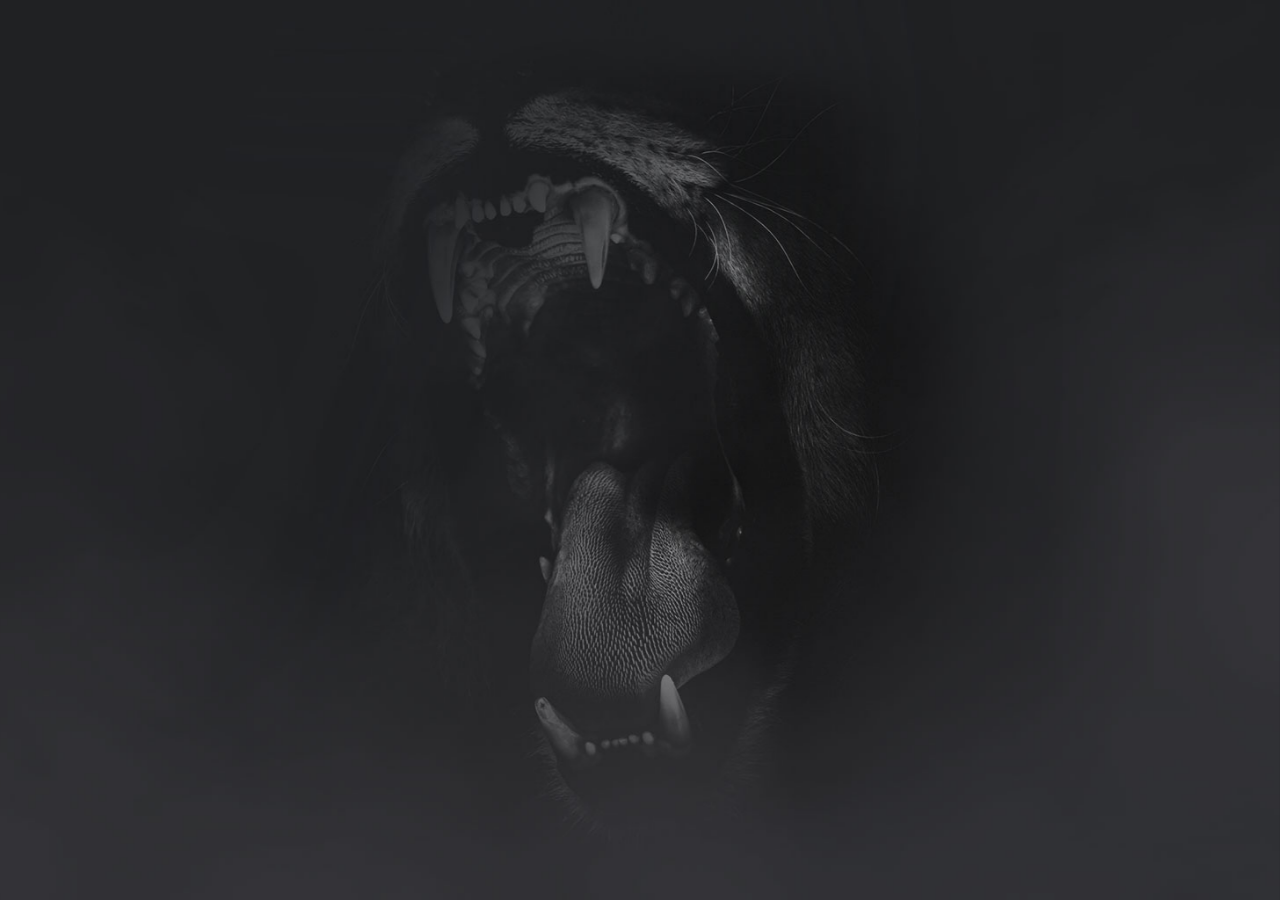
<file: index.html>
<!DOCTYPE html>
<html lang="ru">

<head>
  <meta charset="utf-8">
  <meta name="viewport" content="width=device-width, initial-scale=1.0, shrink-to-fit=no">
  <title>Lion Bank welcomepage</title>
  <link rel="stylesheet" href="./css/main.css">

</head>

<body>
  <div class="welcomepage">
    <div class="welcome__container">
      <div class="hello">
        <img class="hello-logo__pic" src="./img/img1.png" alt="Lion bank logo">
        <a class="button button_type_primary" href="mainpage.html">Подробнее</a>
      </div>
    </div>
  </div>
</body>

</html>
</file>
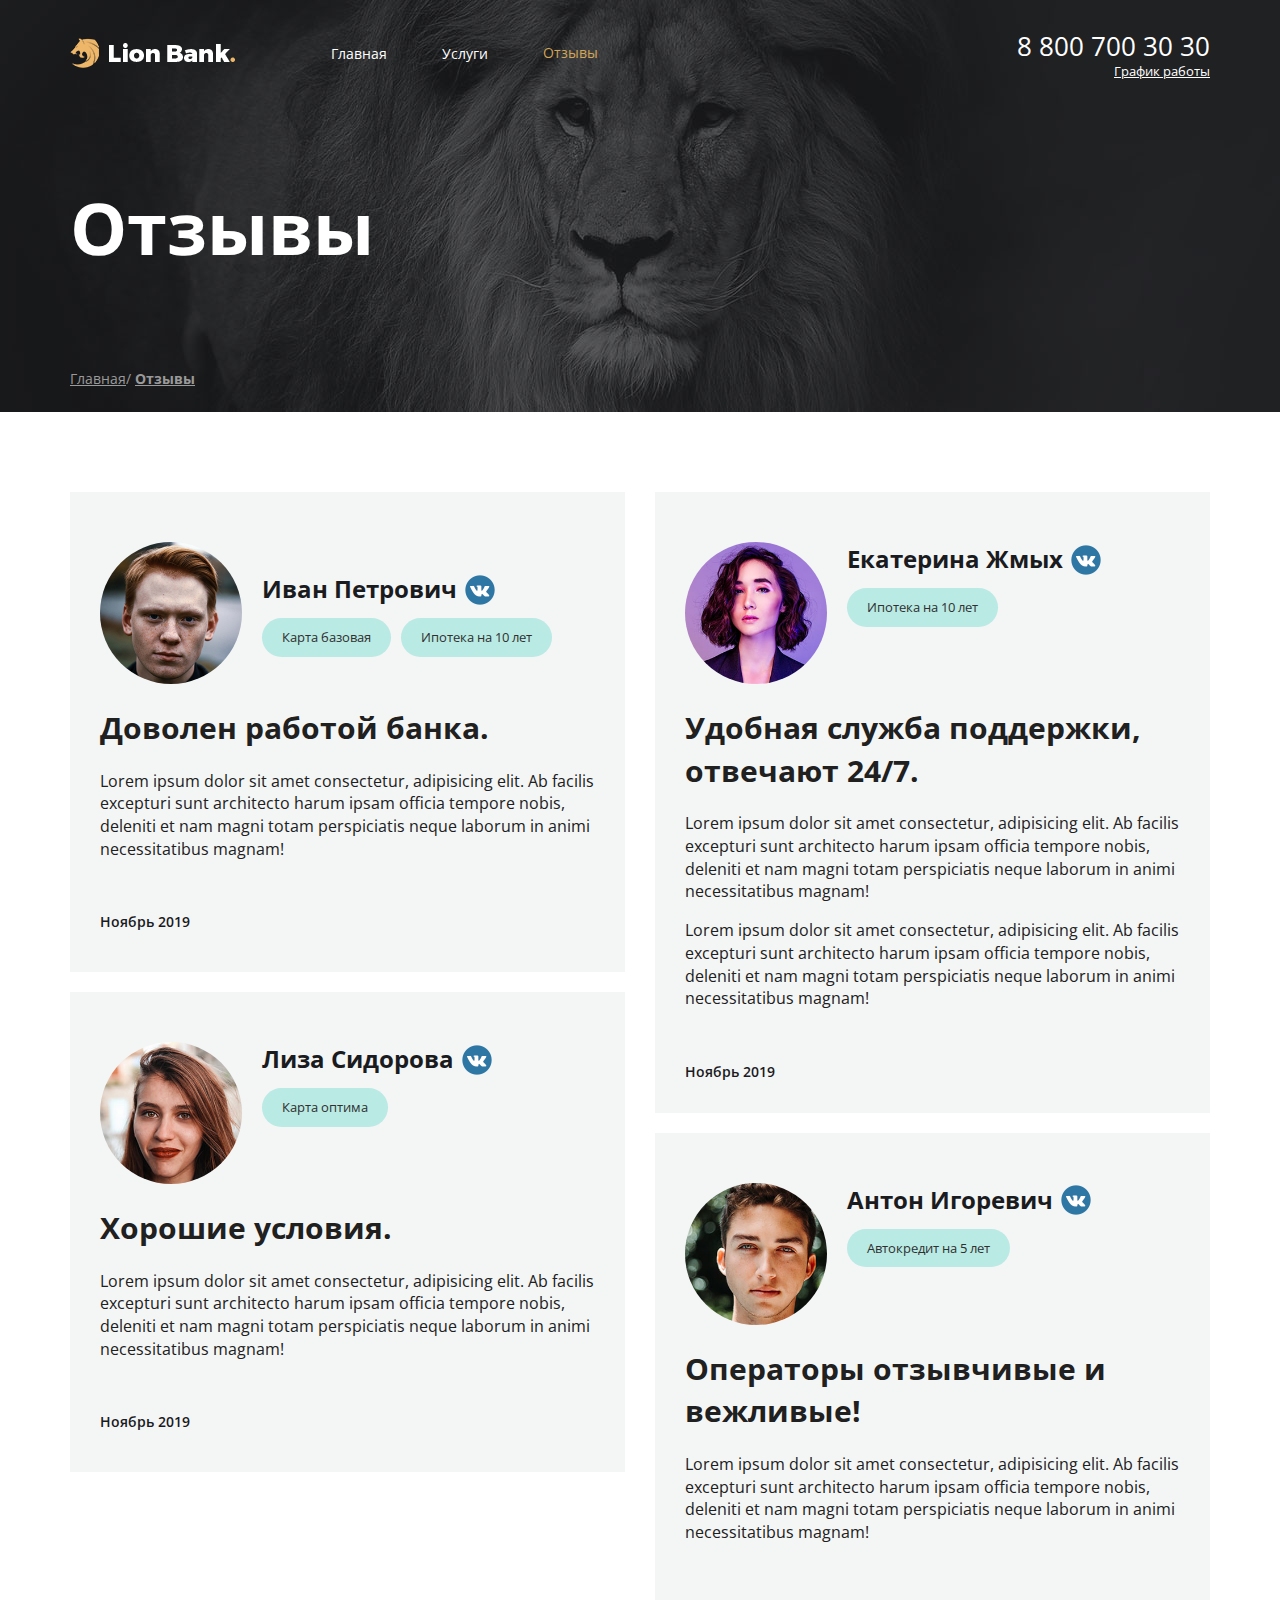
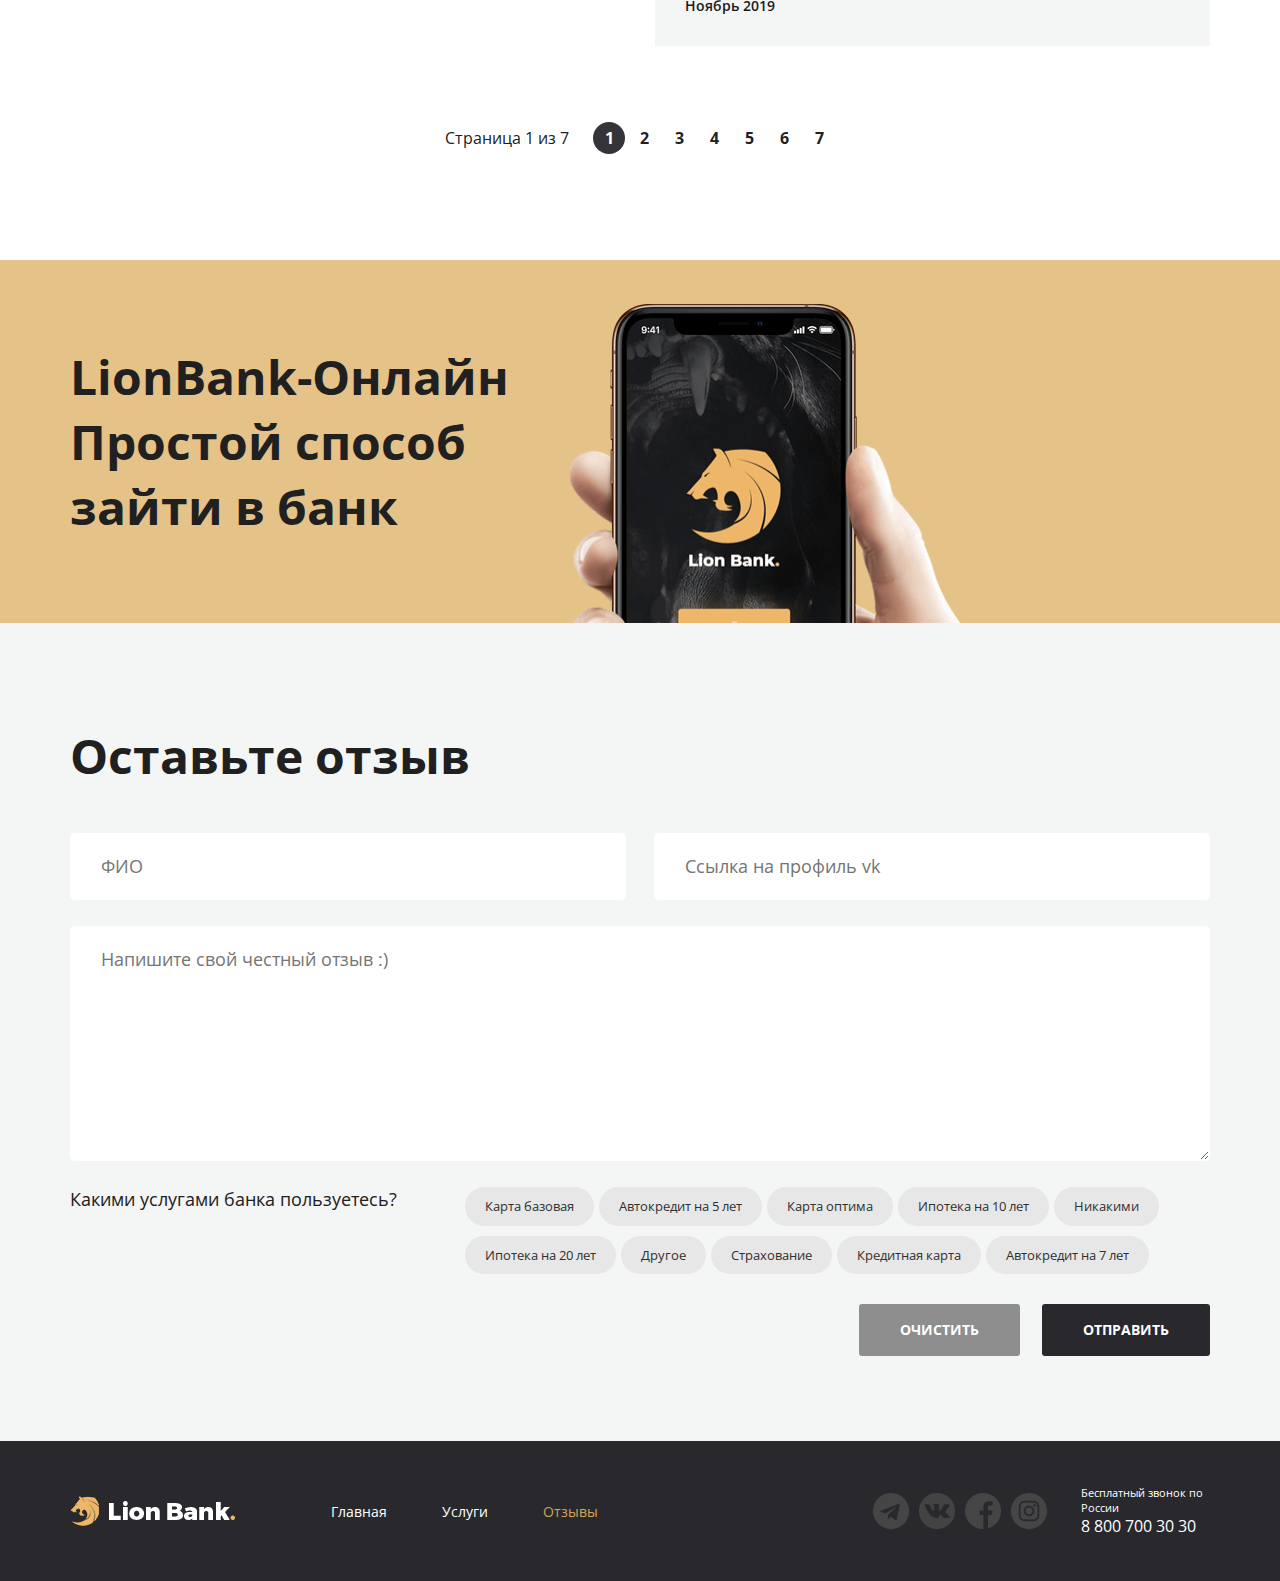
<file: feedback.html>
<!DOCTYPE html>
<html lang="ru">

<head>
  <meta charset="utf-8">
  <meta name="viewport" content="width=device-width, initial-scale=1.0, shrink-to-fit=no">
  <title>Lion Bank feedback</title>
  <link rel="stylesheet" href="./css/main.css">
</head>

<body>
  <div class="wrapper wrapper_type_inner-page">
    <!--Шапка страницы с отзывами-->
    <div class="header-top">
      <div class="container container_type_header-top">
        <header class="header">
          <div class="header__col">
            <a class="logo" href="mainpage.html">
              <img class="logo__pic" src="./img/img2.png" alt="Lion bank logo">
            </a>
            <nav class="menu">
              <ul class="menu__list">
                <li class="menu__link"><a class="menu__link-title" href="mainpage.html">Главная</a></li>
                <li class="menu__link "><a class="menu__link-title" href="services.html">Услуги</a></li>
                <li class="menu__link menu__link_active"><a class="menu__link-title" href="#">Отзывы</a></li>
              </ul>
            </nav>
          </div>
          <div class="header__col header__col_right">
            <adress class="contacts">
              <a href="tel:+78007003030" class="contacts__phone">8 800 700 30 30</a>
              <div class="contacts__workhours">
                <a class="dropdown" href="#">График работы</a>
                <div class="dropdown__info">
                  <ul class="dropdown__list">
                    <li class="dropdown__item">пн-вс: 09:00-20:00</li>
                    <li class="dropdown__item"><b>Обед:14:00-14:30</b></li>
                  </ul>
                </div>
              </div>
            </adress>
          </div>
        </header>
        <h1 class="header-inner__title">Отзывы</h1>
        <nav class="breadcrumbs">
          <ul class="breadcrumbs__list">
            <li class="breadcrumbs__item"><a class="breadcrumbs__link" href="mainpage.html">Главная</a></li>
            <li class="breadcrumbs__item breadcrumbs__item_active"><span class="breadcrumbs__link">Отзывы</span></li>
          </ul>
        </nav>
      </div>
    </div>

    <main class="main main__inner-page main__inner-page_feed">
      <!--Блок с отзывами-->
      <div class="container">
        <ul class="feedbacks">
          <li class="feedbacks__block feedback">
            <div class="feedback__header">
              <div class="feedback__photo">
                <div class="avatar">
                  <img class="avatar__pic" src="./img/feedback/ginger.jpg">
                </div>
              </div>
              <div class="feedback__user-data">
                <a href="#" class="username">Иван Петрович</a>
                <ul class="feedback__tags ">
                  <li class="feedback__tag tag tag_colored">Карта базовая</li>
                  <li class="feedback__tag tag tag_colored">Ипотека на 10 лет</li>
                </ul>
              </div>
            </div>
            <div class="feedback__text">
              <h3 class="feedback__title">Доволен работой банка.</h3>
              <div class="feedback__description">
                <p>Lorem ipsum dolor sit amet consectetur, adipisicing elit. Ab facilis excepturi sunt architecto harum
                  ipsam officia tempore nobis, deleniti et nam magni totam perspiciatis neque laborum in animi
                  necessitatibus magnam!</p>
              </div>
              <time class="feedback__date">Ноябрь 2019</time>
            </div>
          </li>
          <li class="feedbacks__block feedback">
            <div class="feedback__header">
              <div class="feedback__photo">
                <div class="avatar">
                  <img class="avatar__pic" src="./img/feedback/liza.jpg">
                </div>
              </div>
              <div class="feedback__userdata">
                <a href="#" class="username">Лиза Сидорова</a>
                <ul class="feedback__tags">
                  <li class="feedback__tag tag tag_colored">Карта оптима</li>
                </ul>
              </div>
            </div>
            <div class="feedback__text">
              <h3 class="feedback__title">Хорошие условия.</h3>
              <div class="feedback__description">
                <p>Lorem ipsum dolor sit amet consectetur, adipisicing elit. Ab facilis excepturi sunt architecto harum
                  ipsam officia tempore nobis, deleniti et nam magni totam perspiciatis neque laborum in animi
                  necessitatibus magnam!</p>
              </div>
              <time class="feedback__date">Ноябрь 2019</time>
            </div>
          </li>
          <li class="feedbacks__block feedback">
            <div class="feedback__header">
              <div class="feedback__photo">
                <div class="avatar">
                  <img class="avatar__pic" src="./img/feedback/girl.jpg">
                </div>
              </div>
              <div class="feedback__userdata">
                <a href="#" class="username">Екатерина Жмых</a>
                <ul class="feedback__tags ">
                  <li class="feedback__tag tag tag_colored">Ипотека на 10 лет</li>
                </ul>
              </div>
            </div>
            <div class="feedback__text">
              <h3 class="feedback__title">Удобная служба поддержки, отвечают 24/7.</h3>
              <div class="feedback__description">
                <p>Lorem ipsum dolor sit amet consectetur, adipisicing elit. Ab facilis excepturi sunt architecto harum
                  ipsam officia tempore nobis, deleniti et nam magni totam perspiciatis neque laborum in animi
                  necessitatibus magnam!</p>
                <p>Lorem ipsum dolor sit amet consectetur, adipisicing elit. Ab facilis excepturi sunt architecto harum
                  ipsam officia tempore nobis, deleniti et nam magni totam perspiciatis neque laborum in animi
                  necessitatibus magnam!</p>
              </div>
              <time class="feedback__date">Ноябрь 2019</time>
            </div>
          </li>
          <li class="feedbacks__block feedback">
            <div class="feedback__header">
              <div class="feedback__photo">
                <div class="avatar">
                  <img class="avatar__pic" src="./img/feedback/guy.jpg">
                </div>
              </div>
              <div class="feedback__userdata">
                <a href="#" class="username">Антон Игоревич</a>
                <ul class="feedback__tags ">
                  <li class="feedback__tag tag tag_colored">Автокредит на 5 лет</li>
                </ul>
              </div>
            </div>
            <div class="feedback__text">
              <h3 class="feedback__title">Операторы отзывчивые и вежливые!</h3>
              <div class="feedback__description">
                <p>Lorem ipsum dolor sit amet consectetur, adipisicing elit. Ab facilis excepturi sunt architecto harum
                  ipsam officia tempore nobis, deleniti et nam magni totam perspiciatis neque laborum in animi
                  necessitatibus magnam!</p>
              </div>
              <time class="feedback__date">Ноябрь 2019</time>
            </div>
          </li>
        </ul>

        <div class="paginator paginator_inner">
          <div class="paginator__display">Страница 1 из 7</div>
          <ul class="paginator__list">
            <li class="paginator__item paginator__item_active"><a class="paginator__link" href="#">1</a></li>
            <li class="paginator__item"><a class="paginator__link" href="#">2</a></li>
            <li class="paginator__item"><a class="paginator__link" href="#">3</a></li>
            <li class="paginator__item"><a class="paginator__link" href="#">4</a></li>
            <li class="paginator__item"><a class="paginator__link" href="#">5</a></li>
            <li class="paginator__item"><a class="paginator__link" href="#">6</a></li>
            <li class="paginator__item"><a class="paginator__link" href="#">7</a></li>
          </ul>
        </div>
      </div>


      <!--Блок с рекламой онлайн-банка-->
      <section class="separator">
        <div class="container">
          <div class="separator__slogan">
            <h2 class="separator__title">LionBank-Онлайн Простой способ зайти в банк</h2>
          </div>
        </div>

      </section>
      <!--Блок с формой-->
      <section class="inner-section inner-section_color">
        <div class="container">
          <h2 class="inner__title">Оставьте отзыв</h2>
          <form class="form">
            <div class="form__row">
              <input class="form__input" type="text" placeholder="ФИО">
              <input class="form__input" type="text" placeholder="Ссылка на профиль vk">
            </div>
            <div class="form__row">
              <textarea class="form__input form__input_textarea"
                placeholder="Напишите свой честный отзыв :)"></textarea>
            </div>

            <div class="form-controls">
              <div class="form-controls__title">Какими услугами банка пользуетесь?</div>
              <ul class="controls">
                <li class="controls__item">
                  <label class="controls__element">
                    <input class="controls__checkbox" type="checkbox">
                    <div class="tag controls__tag">Карта базовая</div>
                  </label>
                </li>
                <li class="controls__item">
                  <label class="controls__element">
                    <input class="controls__checkbox" type="checkbox">
                    <div class="tag controls__tag">Автокредит на 5 лет</div>
                  </label>
                </li>
                <li class="controls__item">
                  <label class="controls__element">
                    <input class="controls__checkbox" type="checkbox">
                    <div class="tag controls__tag">Карта оптима</div>
                  </label>
                </li>
                <li class="controls__item">
                  <label class="controls__element">
                    <input class="controls__checkbox" type="checkbox">
                    <div class="tag controls__tag">Ипотека на 10 лет</div>
                  </label>
                </li>
                <li class="controls__item">
                  <label class="controls__element">
                    <input class="controls__checkbox" type="checkbox">
                    <div class="tag controls__tag">Никакими</div>
                  </label>
                </li>
                <li class="controls__item">
                  <label class="controls__element">
                    <input class="controls__checkbox" type="checkbox">
                    <div class="tag controls__tag">Ипотека на 20 лет</div>
                  </label>
                </li>
                <li class="controls__item">
                  <label class="controls__element">
                    <input class="controls__checkbox" type="checkbox">
                    <div class="tag controls__tag">Другое</div>
                  </label>
                </li>
                <li class="controls__item">
                  <label class="controls__element">
                    <input class="controls__checkbox" type="checkbox">
                    <div class="tag controls__tag">Страхование</div>
                  </label>
                </li>
                <li class="controls__item">
                  <label class="controls__element">
                    <input class="controls__checkbox" type="checkbox">
                    <div class="tag controls__tag">Кредитная карта</div>
                  </label>
                </li>
                <li class="controls__item">
                  <label class="controls__element">
                    <input class="controls__checkbox" type="checkbox">
                    <div class="tag controls__tag">Автокредит на 7 лет</div>
                  </label>
                </li>
              </ul>
            </div>
            <div class="form-controls__buttons">
              <button type="reset" class="button button_type_thirdly form-button" href="#"> Очистить</button>
              <button type="submit" class="button button_type_secondary form-button" href="#"> Отправить</button>
            </div>
          </form>
        </div>
      </section>
    </main>

    <!--Подвал-->
    <footer class="footer footer_inner">
      <div class="container">
        <div class="footer-container">
          <div class="footer__col">
            <a class="logo" href="mainpage.html">
              <img class="logo__pic" src="./img/img2.png" alt="Lion bank logo">
            </a>
            <nav class="menu">
              <ul class="menu__list">
                <li class="menu__link"><a class="menu__link-title" href="mainpage.html">Главная</a></li>
                <li class="menu__link"><a class="menu__link-title" href="services.html">Услуги</a></li>
                <li class="menu__link menu__link_active"><a class="menu__link-title" href="">Отзывы</a></li>
              </ul>
            </nav>
          </div>
          <div class="footer__col footer__col_right">
            <ul class="socials">
              <li class="socials__icon socials__icon_telegram">
                <a class="socials__link" href="#"></a>
              </li>
              <li class="socials__icon socials__icon_vk">
                <a class="socials__link" href="#"></a>
              </li>
              <li class="socials__icon socials__icon_fb">
                <a class="socials__link" href="#"></a>
              </li>
              <li class="socials__icon socials__icon_inst">
                <a class="socials__link" href="#"></a>
              </li>
            </ul>
            <adress class="contacts">
              <div class="contacts__call">Бесплатный звонок по России</div>
              <a href="tel:+78007003030" class="contacts__phone">8 800 700 30 30</a>
            </adress>
          </div>
        </div>
      </div>
    </footer>

  </div>
</body>

</html>
</file>
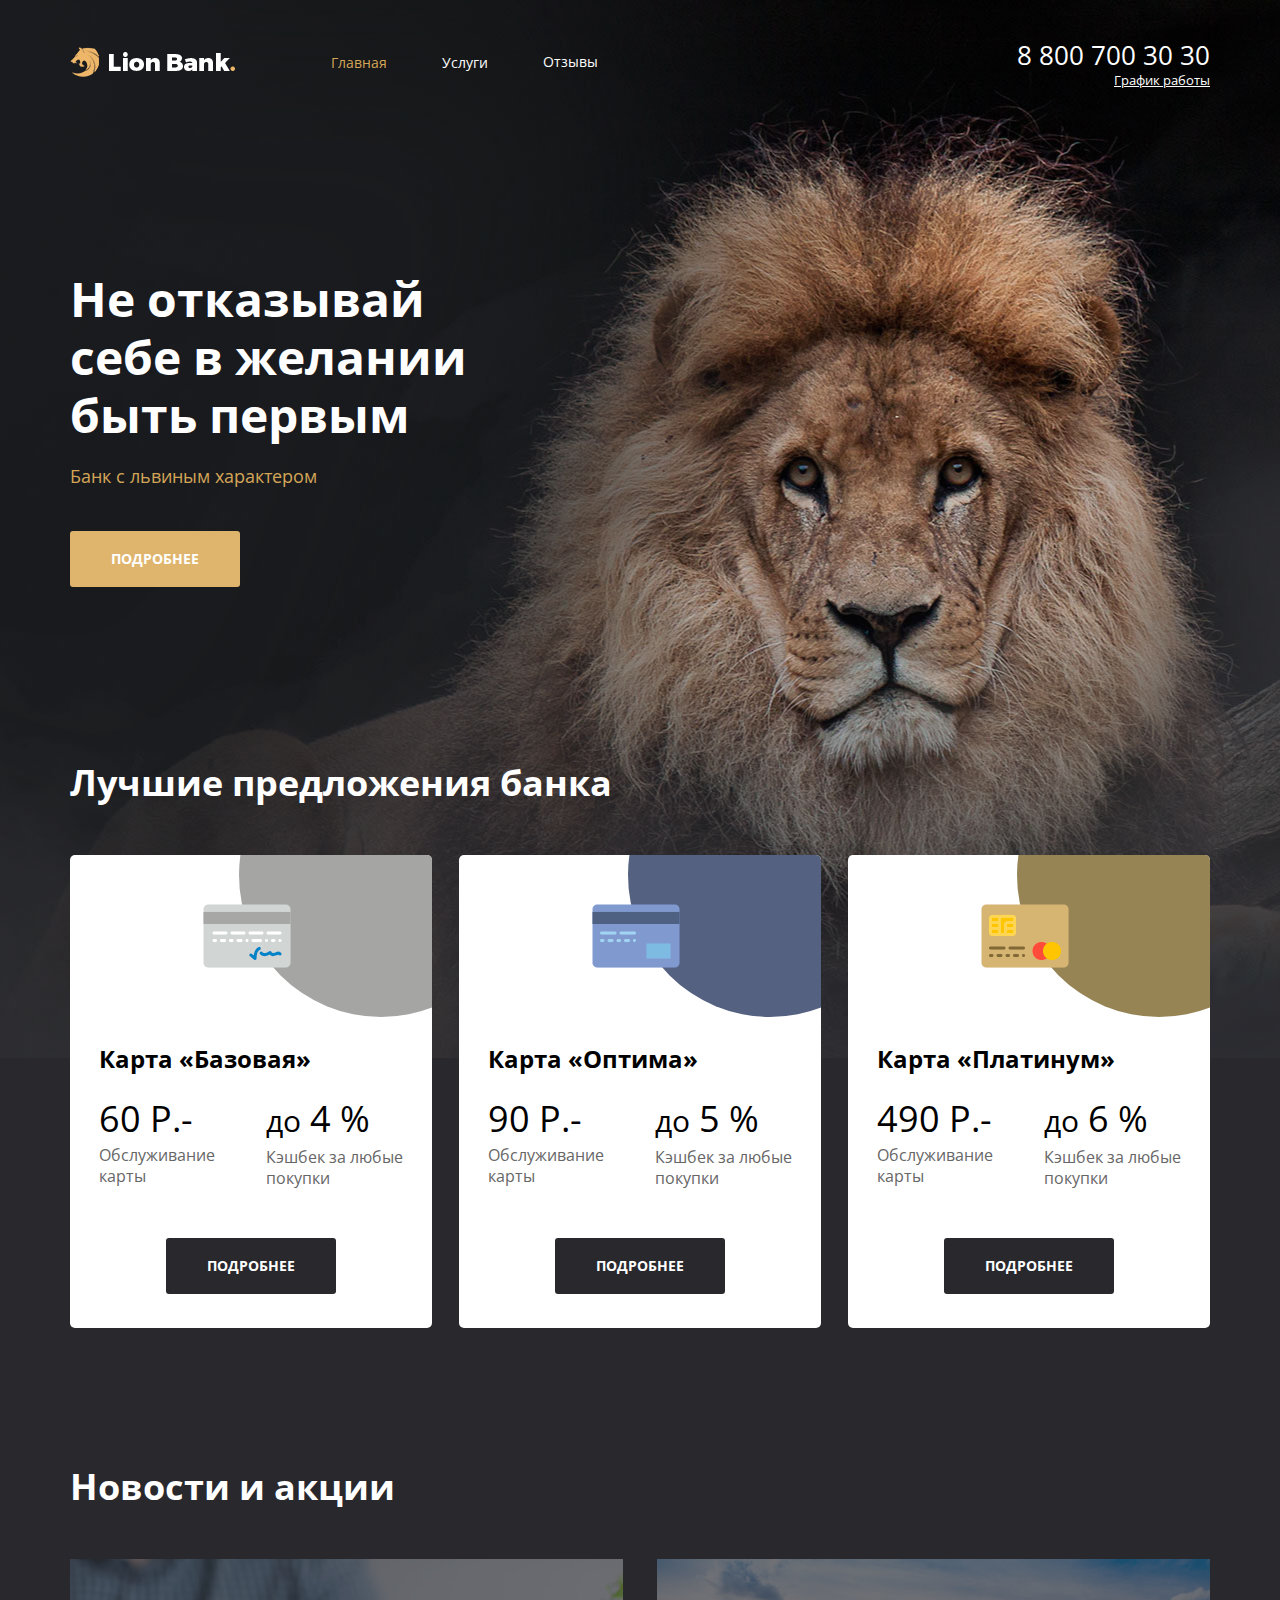
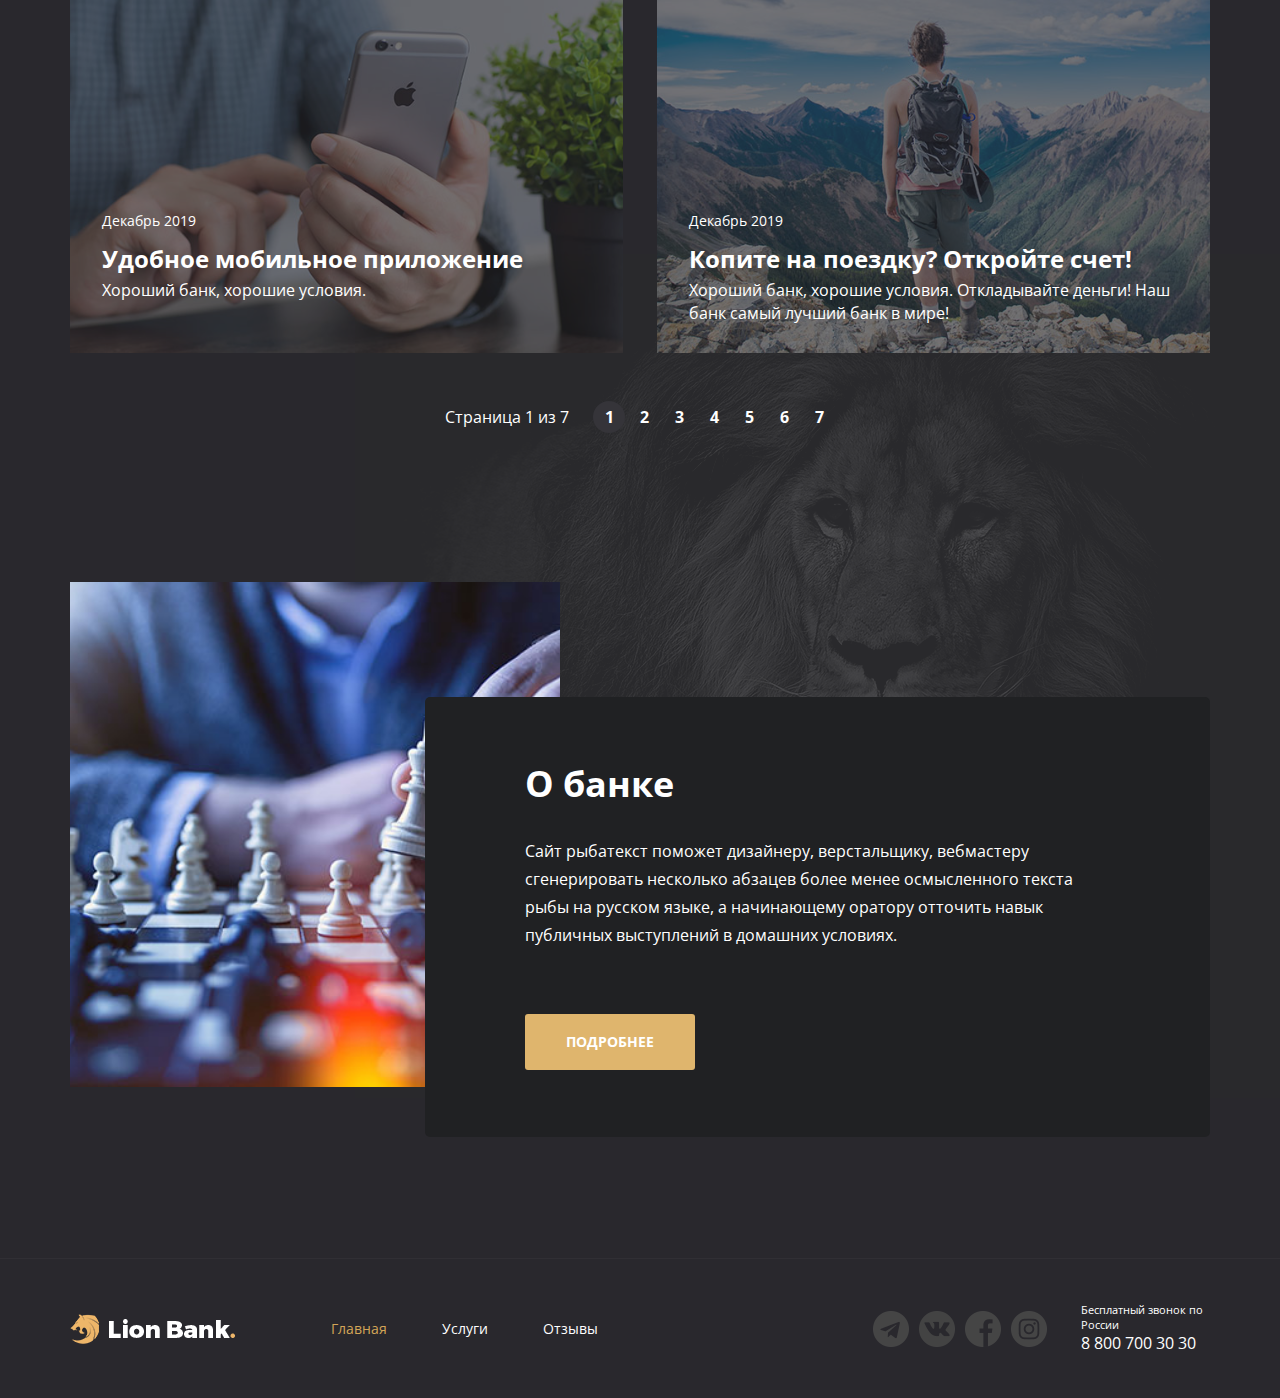
<file: mainpage.html>
<!DOCTYPE html>
<html lang="ru">

<head>
  <meta charset="utf-8">
  <title>Lion Bank.</title>
  <link rel="stylesheet" href="./css/main.css">

</head>

<body>
  <div class="wrapper">
    <!--Шапка главной страницы-->
    <section class="hero">
      <div class="container hero__container">
        <header class="header">
          <div class="header__col">
            <a class="logo">
              <img class="logo__pic" src="./img/img2.png" alt="Lion bank logo">
            </a>
            <nav class="menu">
              <ul class="menu__list">
                <li class="menu__link menu__link_active"><a class="menu__link-title" href="#">Главная</a></li>
                <li class="menu__link"><a class="menu__link-title" href="./services.html">Услуги</a></li>
                <li class="menu__link"><a class="menu__link-title" href="./feedback.html">Отзывы</a></li>
              </ul>
            </nav>
          </div>
          <div class="header__col header__col_right">
            <adress class="contacts">
              <a href="tel:+78007003030" class="contacts__phone">8 800 700 30 30</a>
              <div class="contacts__workhours">
                <a class="dropdown" href="#">График работы</a>
                <div class="dropdown__info">
                  <ul class="dropdown__list">
                    <li class="dropdown__item">пн-вс: 09:00-20:00</li>
                    <li class="dropdown__item"><b>Обед:14:00-14:30</b></li>
                  </ul>
                </div>
              </div>
            </adress>
          </div>
        </header>
        <div class="slogan">
          <h1 class="slogan__title">Не&nbsp;отказывай себе&nbsp;в&nbsp;желании быть&nbsp;первым</h1>
          <p class="slogan__text">Банк с львиным характером</p>
          <a class="button button_type_primary" href="#"> Подробнее</a>
        </div>
      </div>
    </section>

    <main class="main">
      <!--Второй блок предложения-->
      <section class="section">
        <div class="container">
          <h2 class="section__title">Лучшие предложения банка</h2>
          <ul class="offers">
            <li class="offers__card offers__card_first">
              <div class="offers__pic"><img class="offers__img" src="./img/cards/card_grey.png"></div>
              <div class="offers__content">
                <h3 class="offers__card-name">Карта &laquo;Базовая&raquo;</h3>
                <div class="offers__card-conditions">
                  <div class="offers__card-description">
                    <div class="offers__price">60 Р.-</div>
                    <div class="offers__price-text">Обслуживание карты</div>
                  </div>
                  <div class="offers__card-description">
                    <div class="offers__price"> <span class="offers__price-range">до</span> 4 %</div>
                    <div class="offers__price-text">Кэшбек за любые покупки</div>
                  </div>
                </div>
              </div>
              <div class="offers__btn"><a class="button button_type_secondary" href="#"> Подробнее</a></div>
            </li>

            <li class="offers__card offers__card_second">
              <div class="offers__pic"><img class="offers__img" src="./img/cards/card_blue.png"></div>
              <div class="offers__content">
                <h3 class="offers__card-name">Карта &laquo;Оптима&raquo;</h3>
                <div class="offers__card-conditions">
                  <div class="offers__card-description">
                    <div class="offers__price">90 Р.-</div>
                    <div class="offers__price-text">Обслуживание карты</div>
                  </div>
                  <div class="offers__card-description">
                    <div class="offers__price"><span class="offers__price-range">до</span> 5 %</div>
                    <div class="offers__price-text">Кэшбек за любые покупки</div>
                  </div>
                </div>
              </div>
              <div class="offers__btn"><a class="button button_type_secondary" href="#">Подробнее</a></div>
            </li>

            <li class="offers__card offers__card_third">
              <div class="offers__pic"><img class="offers__img" src="./img/cards/card_gold.png"></div>
              <div class="offers__content">
                <h3 class="offers__card-name">Карта &laquo;Платинум&raquo;</h3>
                <div class="offers__card-conditions">
                  <div class="offers__card-description">
                    <div class="offers__price">490 Р.-</div>
                    <div class="offers__price-text">Обслуживание карты</div>
                  </div>
                  <div class="offers__card-description">
                    <div class="offers__price"><span class="offers__price-range">до</span> 6 %</div>
                    <div class="offers__price-text">Кэшбек за любые покупки</div>
                  </div>
                </div>
              </div>
              <div class="offers__btn"><a class="button button_type_secondary" href="#">Подробнее</a></div>
            </li>
          </ul>
        </div>
      </section>

      <!--Третий блок новости и акции-->
      <section class="section">
        <div class="container">
          <h2 class="section__title">Новости и акции</h2>

          <ul class="news">
            <li class="news__items">
              <img class="news__img" src="./img/news/phone.jpg" alt="Mobile app">
              <div class="news__content"><time class="news__date">Декабрь 2019</time>
                <h3 class="news__title">Удобное мобильное приложение</h3>
                <p class="news__text">Хороший банк, хорошие условия.</p>
              </div>
            </li>
            <li class="news__items">
              <img class="news__img" src="./img/news/mountains.jpg" alt="Journey">
              <div class="news__content"><time class="news__date">Декабрь 2019</time>
                <h3 class="news__title">Копите на поездку? Откройте счет!</h3>
                <p class="news__text">Хороший банк, хорошие условия. Откладывайте деньги! Наш банк самый лучший банк
                  в мире!</p>
              </div>
            </li>
          </ul>

          <div class="paginator">
            <div class="paginator__display">Страница 1 из 7</div>
            <ul class="paginator__list">
              <li class="paginator__item paginator__item_active"><a class="paginator__link" href="/">1</a></li>
              <li class="paginator__item"><a class="paginator__link" href="/">2</a></li>
              <li class="paginator__item"><a class="paginator__link" href="/">3</a></li>
              <li class="paginator__item"><a class="paginator__link" href="/">4</a></li>
              <li class="paginator__item"><a class="paginator__link" href="/">5</a></li>
              <li class="paginator__item"><a class="paginator__link" href="/">6</a></li>
              <li class="paginator__item"><a class="paginator__link" href="/">7</a></li>
            </ul>
          </div>
        </div>
      </section>
      <!--Четвертый блок о банке-->
      <section class="section">
        <div class="container">
          <div class="about">
            <div class="about__descripton">
              <h4 class="about__title">О банке</h4>
              <div class="about__text">
                <p>Сайт рыбатекст поможет дизайнеру, верстальщику, вебмастеру сгенерировать
                  несколько
                  абзацев более менее осмысленного текста рыбы на русском языке, а начинающему оратору отточить навык
                  публичных выступлений в домашних условиях.</p>
              </div>
              <a class="button button_type_primary" href="#">Подробнее</a></button>
            </div>
          </div>
        </div>
      </section>
    </main>

    <!--Подвал-->

    <footer class="footer footer_main">
      <div class="container">
        <div class="footer-container">
          <div class="footer__col">
            <a class="logo" href="#">
              <img class="logo__pic" src="./img/img2.png" alt="Lion bank logo">
            </a>
            <nav class="menu">
              <ul class="menu__list">
                <li class="menu__link menu__link_active"><a class="menu__link-title" href="#">Главная</a></li>
                <li class="menu__link"><a class="menu__link-title" href=".services.html">Услуги</a></li>
                <li class="menu__link"><a class="menu__link-title" href="./feedback.html">Отзывы</a></li>
              </ul>
            </nav>
          </div>
          <div class="footer__col footer__col_right">
            <ul class="socials">
              <li class="socials__icon socials__icon_telegram">
                <a class="socials__link" href="#"></a>
              </li>
              <li class="socials__icon socials__icon_vk">
                <a class="socials__link" href="#"></a>
              </li>
              <li class="socials__icon socials__icon_fb">
                <a class="socials__link" href="#"></a>
              </li>
              <li class="socials__icon socials__icon_inst">
                <a class="socials__link" href="#"></a>
              </li>
            </ul>
            <adress class="contacts">
              <div class="contacts__call">Бесплатный звонок по России</div>
              <a href="tel:+78007003030" class="contacts__phone">8 800 700 30 30</a>
            </adress>
          </div>
        </div>
      </div>
    </footer>

  </div>
</body>

</html>
</file>
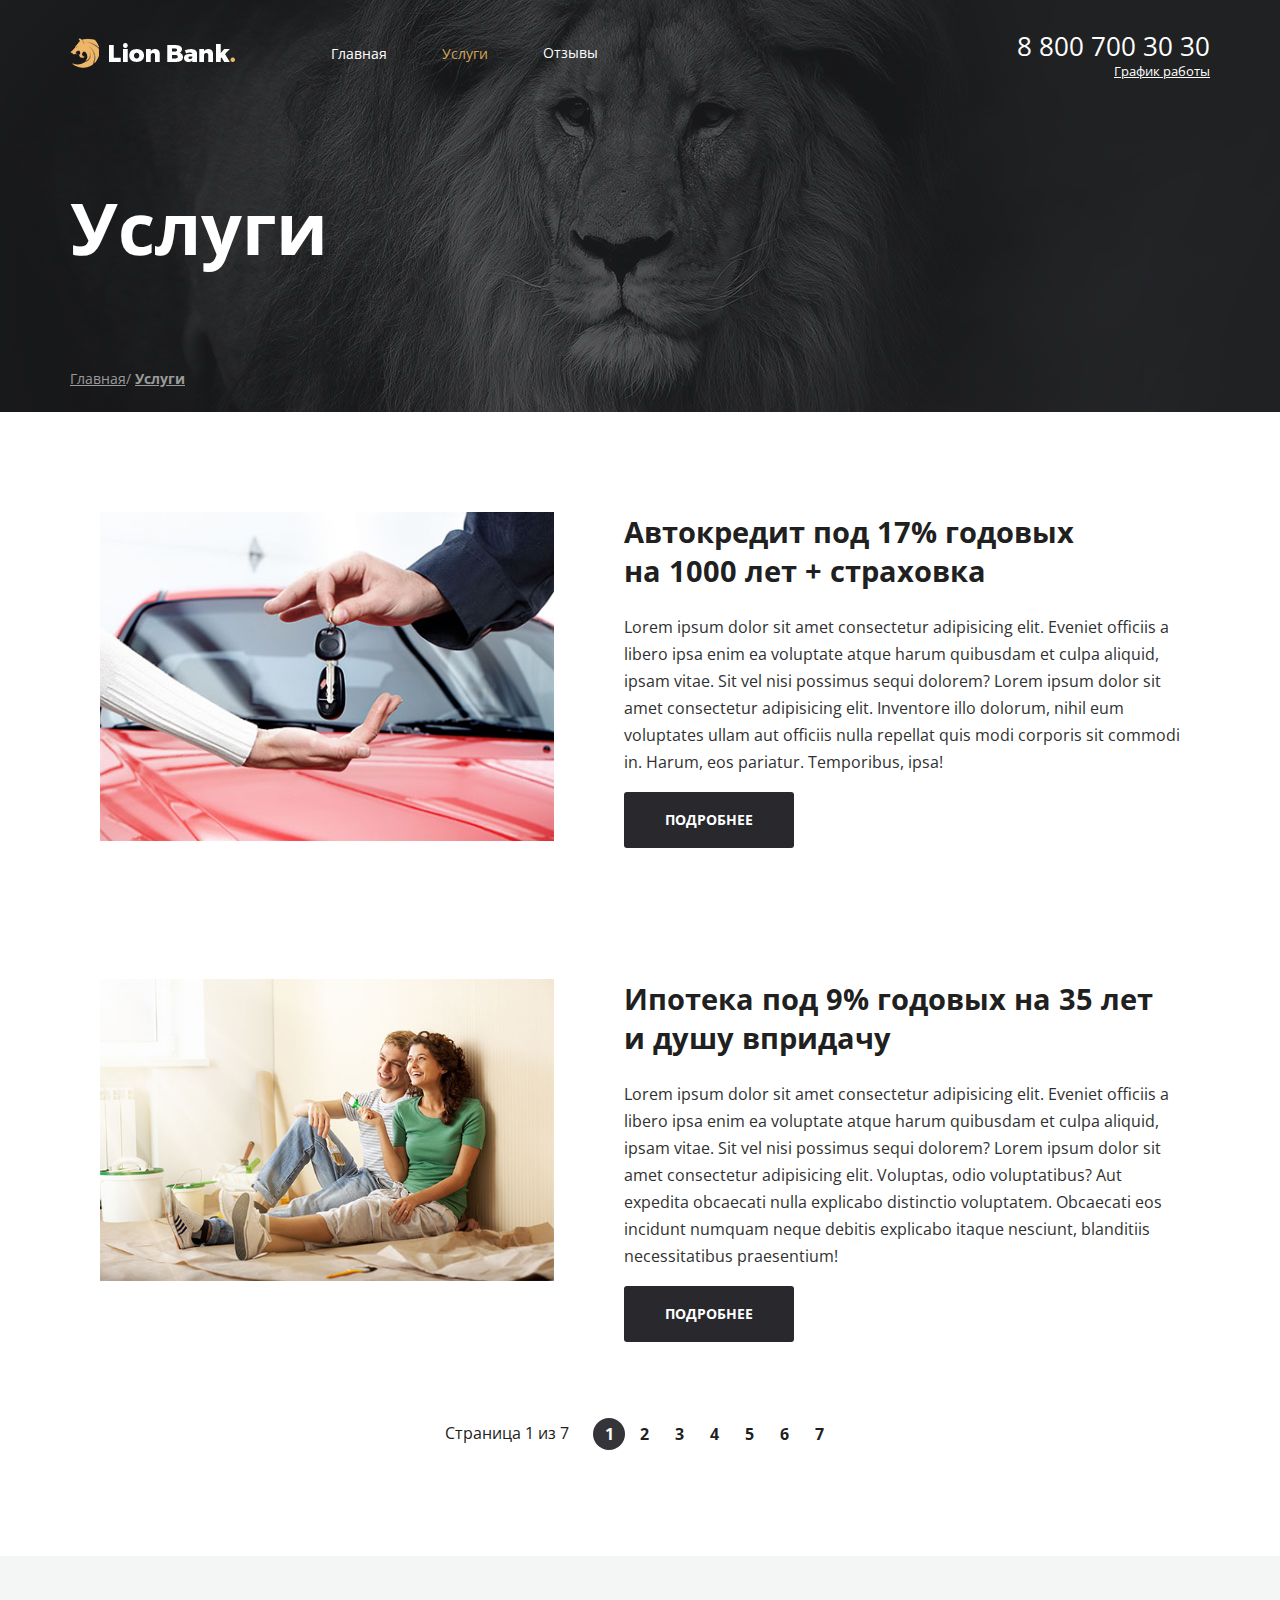
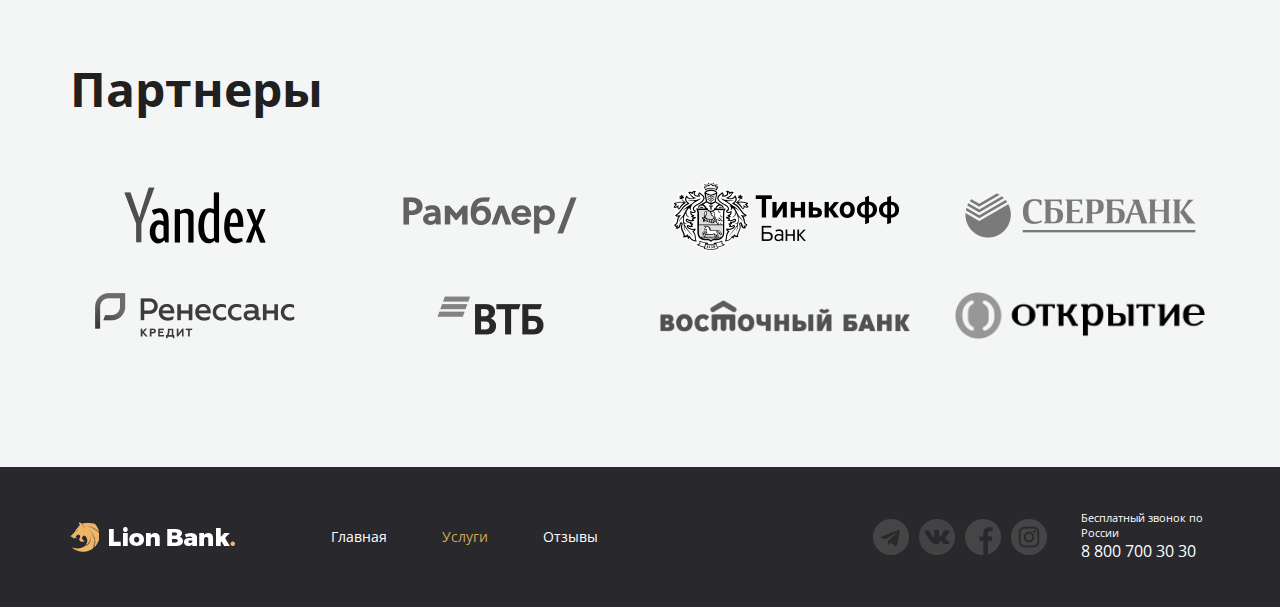
<file: services.html>
<!DOCTYPE html>
<html lang="ru">

<head>
  <meta charset="utf-8">
  <meta name="viewport" content="width=device-width, initial-scale=1.0, shrink-to-fit=no">
  <title>Lion Bank services</title>
  <link rel="stylesheet" href="./css/main.css">
</head>

<body>
  <div class="wrapper wrapper_type_inner-page">
    <!--Шапка страницы с услугами-->
    <div class="header-top">
      <div class="container container_type_header-top">
        <header class="header">
          <div class="header__col">
            <a class="logo" href="mainpage.html">
              <img class="logo__pic" src="./img/img2.png" alt="Lion bank logo">
            </a>
            <nav class="menu">
              <ul class="menu__list">
                <li class="menu__link"><a class="menu__link-title" href="mainpage.html">Главная</a></li>
                <li class="menu__link menu__link_active"><a class="menu__link-title" href="services.html">Услуги</a>
                </li>
                <li class="menu__link"><a class="menu__link-title" href="feedback.html">Отзывы</a></li>
              </ul>
            </nav>
          </div>
          <div class="header__col header__col_right">
            <adress class="contacts">
              <a href="tel:+78007003030" class="contacts__phone">8 800 700 30 30</a>
              <div class="contacts__workhours">
                <a class="dropdown" href="#">График работы</a>
                <div class="dropdown__info">
                  <ul class="dropdown__list">
                    <li class="dropdown__item">пн-вс: 09:00-20:00</li>
                    <li class="dropdown__item"><b>Обед:14:00-14:30</b></li>
                  </ul>
                </div>
              </div>
            </adress>
          </div>
        </header>
        <h1 class="header-inner__title">Услуги</h1>
        <nav class="breadcrumbs">
          <ul class="breadcrumbs__list">
            <li class="breadcrumbs__item"><a class="breadcrumbs__link" href="mainpage.html">Главная</a></li>
            <li class="breadcrumbs__item breadcrumbs__item_active">
              <span class="breadcrumbs__link">Услуги</span></li>
          </ul>
        </nav>
      </div>
    </div>

    <main class="main main__inner-page">
      <!--Блок с услугами-->
      <div class="container">
        <ul class="services">
          <li class="service">
            <div class="sevice__pic">
              <img class="service__img" src="./img/services/key.jpg">
            </div>
            <div class="service__description">
              <h2 class="service__title">Автокредит под 17% годовых<br> на 1000 лет + страховка</h2>
              <p class="service__text">Lorem ipsum dolor sit amet consectetur adipisicing elit. Eveniet officiis a
                libero ipsa enim ea voluptate atque harum quibusdam et culpa aliquid, ipsam vitae. Sit vel nisi
                possimus
                sequi dolorem? Lorem ipsum dolor sit amet consectetur adipisicing elit. Inventore illo dolorum, nihil
                eum voluptates ullam aut officiis nulla repellat quis modi corporis sit commodi in. Harum, eos pariatur.
                Temporibus, ipsa!</p>
              <a class="button button_type_secondary" href="#"> Подробнее</a>
            </div>
          </li>

          <li class="service">
            <div class="sevice__pic">
              <img class="service__img" src="./img/services/couple.jpg">
            </div>
            <div class="service__description">
              <h2 class="service__title">Ипотека под 9% годовых на 35 лет и душу впридачу</h2>
              <p class="service__text">Lorem ipsum dolor sit amet consectetur adipisicing elit. Eveniet officiis a
                libero ipsa enim ea voluptate atque harum quibusdam et culpa aliquid, ipsam vitae. Sit vel nisi
                possimus
                sequi dolorem? Lorem ipsum dolor sit amet consectetur adipisicing elit. Voluptas, odio voluptatibus? Aut
                expedita obcaecati nulla explicabo distinctio voluptatem. Obcaecati eos incidunt numquam neque debitis
                explicabo itaque nesciunt, blanditiis necessitatibus praesentium!</p>
              <a class="button button_type_secondary" href="#"> Подробнее</a>
            </div>
          </li>
        </ul>

        <div class="paginator paginator_inner">
          <div class="paginator__display">Страница 1 из 7</div>
          <ul class="paginator__list">
            <li class="paginator__item paginator__item_active"><a class="paginator__link" href="#">1</a></li>
            <li class="paginator__item"><a class="paginator__link" href="#">2</a></li>
            <li class="paginator__item"><a class="paginator__link" href="#">3</a></li>
            <li class="paginator__item"><a class="paginator__link" href="#">4</a></li>
            <li class="paginator__item"><a class="paginator__link" href="#">5</a></li>
            <li class="paginator__item"><a class="paginator__link" href="#">6</a></li>
            <li class="paginator__item"><a class="paginator__link" href="#">7</a></li>
          </ul>
        </div>
      </div>


      <!--Блок с партнерами-->
      <section class="inner-section inner-section_color">
        <div class="container">
          <h3 class="inner__title">Партнеры</h3>
          <ul class="partners">
            <li class="partners__item">
              <a class="partners__link" href="#">
                <img src="./img/partners/yandex.png">
              </a>
            </li>
            <li class="partners__item">
              <a class="partners__link" href="#">
                <img src="./img/partners/rambler.png">
              </a>
            </li>
            <li class="partners__item">
              <a class="partners__link" href="#">
                <img src="./img/partners/tinkoff.png">
              </a>
            </li>
            <li class="partners__item">
              <a class="partners__link" href="#">
                <img src="./img/partners/sberbank.png">
              </a>
            </li>
            <li class="partners__item">
              <a class="partners__link" href="#">
                <img src="./img/partners/renessans.png">
              </a>
            </li>
            <li class="partners__item">
              <a class="partners__link" href="#">
                <img src="./img/partners/vtb.png">
              </a>
            </li>
            <li class="partners__item">
              <a class="partners__link" href="#">
                <img src="./img/partners/western.png">
              </a>
            </li>
            <li class="partners__item">
              <a class="partners__link" href="#">
                <img src="./img/partners/openbank.png">
              </a>
            </li>
          </ul>

        </div>
      </section>
    </main>

    <!--Подвал-->
    <footer class="footer footer_inner">
      <div class="container">
        <div class="footer-container">
          <div class="footer__col">
            <a class="logo" href="mainpage.html">
              <img class="logo__pic" src="./img/img2.png" alt="Lion bank logo">
            </a>
            <nav class="menu">
              <ul class="menu__list">
                <li class="menu__link"><a class="menu__link-title" href="mainpage.html">Главная</a></li>
                <li class="menu__link menu__link_active"><a class="menu__link-title" href="services.html">Услуги</a>
                </li>
                <li class="menu__link"><a class="menu__link-title" href="feedback.html">Отзывы</a></li>
              </ul>
            </nav>
          </div>
          <div class="footer__col footer__col_right">
            <ul class="socials">
              <li class="socials__icon socials__icon_telegram">
                <a class="socials__link" href="#"></a>
              </li>
              <li class="socials__icon socials__icon_vk">
                <a class="socials__link" href="#"></a>
              </li>
              <li class="socials__icon socials__icon_fb">
                <a class="socials__link" href="#"></a>
              </li>
              <li class="socials__icon socials__icon_inst">
                <a class="socials__link" href="#"></a>
              </li>
            </ul>
            <adress class="contacts">
              <div class="contacts__call">Бесплатный звонок по России</div>
              <a href="tel:+78007003030" class="contacts__phone">8 800 700 30 30</a>
            </adress>
          </div>
        </div>
      </div>
    </footer>

  </div>
</body>

</html>
</file>
<file: css/main.css>
/*! normalize.css v8.0.1 | MIT License | github.com/necolas/normalize.css */
/* Document
   ========================================================================== */
/**
 * 1. Correct the line height in all browsers.
 * 2. Prevent adjustments of font size after orientation changes in iOS.
 */
@import url("https://fonts.googleapis.com/css2?family=Open+Sans:ital,wght@0,300;0,400;0,600;0,700;0,800;1,300;1,400;1,600;1,700;1,800&display=swap");
html {
  line-height: 1.15;
  /* 1 */
  -webkit-text-size-adjust: 100%;
  /* 2 */ }

/* Sections
   ========================================================================== */
/**
 * Remove the margin in all browsers.
 */
body {
  margin: 0; }

/**
 * Render the `main` element consistently in IE.
 */
main {
  display: block; }

/**
 * Correct the font size and margin on `h1` elements within `section` and
 * `article` contexts in Chrome, Firefox, and Safari.
 */
h1 {
  font-size: 2em;
  margin: 0.67em 0; }

/* Grouping content
   ========================================================================== */
/**
 * 1. Add the correct box sizing in Firefox.
 * 2. Show the overflow in Edge and IE.
 */
hr {
  box-sizing: content-box;
  /* 1 */
  height: 0;
  /* 1 */
  overflow: visible;
  /* 2 */ }

/**
 * 1. Correct the inheritance and scaling of font size in all browsers.
 * 2. Correct the odd `em` font sizing in all browsers.
 */
pre {
  font-family: monospace, monospace;
  /* 1 */
  font-size: 1em;
  /* 2 */ }

/* Text-level semantics
   ========================================================================== */
/**
 * Remove the gray background on active links in IE 10.
 */
a {
  background-color: transparent; }

/**
 * 1. Remove the bottom border in Chrome 57-
 * 2. Add the correct text decoration in Chrome, Edge, IE, Opera, and Safari.
 */
abbr[title] {
  border-bottom: none;
  /* 1 */
  text-decoration: underline;
  /* 2 */
  text-decoration: underline dotted;
  /* 2 */ }

/**
 * Add the correct font weight in Chrome, Edge, and Safari.
 */
b,
strong {
  font-weight: bolder; }

/**
 * 1. Correct the inheritance and scaling of font size in all browsers.
 * 2. Correct the odd `em` font sizing in all browsers.
 */
code,
kbd,
samp {
  font-family: monospace, monospace;
  /* 1 */
  font-size: 1em;
  /* 2 */ }

/**
 * Add the correct font size in all browsers.
 */
small {
  font-size: 80%; }

/**
 * Prevent `sub` and `sup` elements from affecting the line height in
 * all browsers.
 */
sub,
sup {
  font-size: 75%;
  line-height: 0;
  position: relative;
  vertical-align: baseline; }

sub {
  bottom: -0.25em; }

sup {
  top: -0.5em; }

/* Embedded content
   ========================================================================== */
/**
 * Remove the border on images inside links in IE 10.
 */
img {
  border-style: none; }

/* Forms
   ========================================================================== */
/**
 * 1. Change the font styles in all browsers.
 * 2. Remove the margin in Firefox and Safari.
 */
button,
input,
optgroup,
select,
textarea {
  font-family: inherit;
  /* 1 */
  font-size: 100%;
  /* 1 */
  line-height: 1.15;
  /* 1 */
  margin: 0;
  /* 2 */ }

/**
 * Show the overflow in IE.
 * 1. Show the overflow in Edge.
 */
button,
input {
  /* 1 */
  overflow: visible; }

/**
 * Remove the inheritance of text transform in Edge, Firefox, and IE.
 * 1. Remove the inheritance of text transform in Firefox.
 */
button,
select {
  /* 1 */
  text-transform: none; }

/**
 * Correct the inability to style clickable types in iOS and Safari.
 */
button,
[type="button"],
[type="reset"],
[type="submit"] {
  -webkit-appearance: button; }

/**
 * Remove the inner border and padding in Firefox.
 */
button::-moz-focus-inner,
[type="button"]::-moz-focus-inner,
[type="reset"]::-moz-focus-inner,
[type="submit"]::-moz-focus-inner {
  border-style: none;
  padding: 0; }

/**
 * Restore the focus styles unset by the previous rule.
 */
button:-moz-focusring,
[type="button"]:-moz-focusring,
[type="reset"]:-moz-focusring,
[type="submit"]:-moz-focusring {
  outline: 1px dotted ButtonText; }

/**
 * Correct the padding in Firefox.
 */
fieldset {
  padding: 0.35em 0.75em 0.625em; }

/**
 * 1. Correct the text wrapping in Edge and IE.
 * 2. Correct the color inheritance from `fieldset` elements in IE.
 * 3. Remove the padding so developers are not caught out when they zero out
 *    `fieldset` elements in all browsers.
 */
legend {
  box-sizing: border-box;
  /* 1 */
  color: inherit;
  /* 2 */
  display: table;
  /* 1 */
  max-width: 100%;
  /* 1 */
  padding: 0;
  /* 3 */
  white-space: normal;
  /* 1 */ }

/**
 * Add the correct vertical alignment in Chrome, Firefox, and Opera.
 */
progress {
  vertical-align: baseline; }

/**
 * Remove the default vertical scrollbar in IE 10+.
 */
textarea {
  overflow: auto; }

/**
 * 1. Add the correct box sizing in IE 10.
 * 2. Remove the padding in IE 10.
 */
[type="checkbox"],
[type="radio"] {
  box-sizing: border-box;
  /* 1 */
  padding: 0;
  /* 2 */ }

/**
 * Correct the cursor style of increment and decrement buttons in Chrome.
 */
[type="number"]::-webkit-inner-spin-button,
[type="number"]::-webkit-outer-spin-button {
  height: auto; }

/**
 * 1. Correct the odd appearance in Chrome and Safari.
 * 2. Correct the outline style in Safari.
 */
[type="search"] {
  -webkit-appearance: textfield;
  /* 1 */
  outline-offset: -2px;
  /* 2 */ }

/**
 * Remove the inner padding in Chrome and Safari on macOS.
 */
[type="search"]::-webkit-search-decoration {
  -webkit-appearance: none; }

/**
 * 1. Correct the inability to style clickable types in iOS and Safari.
 * 2. Change font properties to `inherit` in Safari.
 */
::-webkit-file-upload-button {
  -webkit-appearance: button;
  /* 1 */
  font: inherit;
  /* 2 */ }

/* Interactive
   ========================================================================== */
/*
 * Add the correct display in Edge, IE 10+, and Firefox.
 */
details {
  display: block; }

/*
 * Add the correct display in all browsers.
 */
summary {
  display: list-item; }

/* Misc
   ========================================================================== */
/**
 * Add the correct display in IE 10+.
 */
template {
  display: none; }

/**
 * Add the correct display in IE 10.
 */
[hidden] {
  display: none; }

* {
  box-sizing: border-box; }

html {
  font-size: 16px;
  height: 100%; }

body {
  font-family: 'Open Sans', Georgia, sans-serif;
  background-color: #29282D;
  color: #fff;
  font-size: 1rem;
  line-height: 1.42;
  margin: 0;
  height: 100%;
  -webkit-font-smoothing: antialiased;
  -moz-osx-font-smoothing: grayscale; }

@media (max-width: 1024px) {
  html {
    font-size: 14px; } }
@media (max-width: 768px) {
  html {
    font-size: 14px; } }
@media (max-width: 480px) {
  html {
    font-size: 12px; } }
.container {
  margin: 0 auto;
  width: 71.25rem; }

.section {
  margin-bottom: 8.3125rem; }

.section:last-of-type {
  margin-bottom: 0; }

a {
  color: inherit; }

img {
  display: block;
  max-width: 100%; }

.section__title {
  font-style: normal;
  font-weight: bold;
  font-size: 2.25rem;
  margin-bottom: 2.9375rem;
  margin-top: 0; }

button {
  background: transparent;
  border: none;
  cursor: pointer; }

.button {
  display: inline-block;
  text-decoration: none;
  border-radius: 0.1875rem;
  font-weight: bold;
  font-size: 0.875rem;
  align-items: center;
  text-transform: uppercase;
  padding: 1.125rem 2.5625rem;
  text-align: center;
  min-width: 4.6875rem;
  transition: .3s; }

.button_type_primary {
  background: #DFB56D; }

.button_type_primary:hover {
  background: #D3A557;
  box-shadow: 0px 0px 35px 0px rgba(223, 181, 109, 0.35); }

.button_type_secondary {
  background-color: #29282D;
  color: #fff; }

.button_type_secondary:hover {
  background: #DFB56D; }

.button_type_thirdly {
  background-color: #8E8E8E;
  color: #fff; }

.button_type_thirdly:hover {
  background: #2B2B2B; }

.wrapper {
  background: url(../img/bg/lion-header.jpg) center top no-repeat, url(../img/bg/bottom-pic.png) right bottom 300px no-repeat; }

.wrapper_type_inner-page {
  background: none;
  background-color: #fff; }

.main {
  margin-bottom: 7.5625rem; }

.main__inner-page {
  background: none;
  color: #202020;
  padding: 2.5rem 0 0;
  margin-bottom: 0rem; }

.main__inner-page_feed {
  padding: 5rem 0 0; }

.header {
  padding-top: 2.3125rem;
  display: flex;
  justify-content: space-between;
  align-items: center;
  margin-bottom: 1.875rem; }

.header-top .header {
  padding-top: 1.75rem;
  margin-bottom: 5.25rem; }

.header-top {
  min-height: 25.75rem;
  background: url(../img/bg/lion-head-wide.jpg) right 20% top no-repeat;
  display: flex;
  flex-direction: column;
  padding-bottom: 1.4375rem;
  background-color: #202123; }

.container_type_header-top {
  flex: 1;
  display: flex;
  flex-direction: column;
  justify-content: space-between; }

.header-inner__title {
  color: #fff;
  font-weight: bold;
  font-size: 4.5rem;
  display: flex;
  margin-bottom: 4.75rem;
  margin-top: 0; }

.header__col {
  display: flex;
  align-items: center; }

.header__col.header__col_right {
  justify-content: flex-end; }

.logo {
  display: block;
  margin-right: 6rem; }

.menu {
  font-size: 0.875rem;
  color: #fff; }

.menu__link {
  display: inline;
  vertical-align: middle;
  margin-right: 3.1875rem;
  text-decoration: none;
  transition: color .5s; }

.menu__link_active {
  color: #D3A557; }

.menu__link:last-child {
  margin-right: 0rem; }

.menu__link-title {
  text-decoration: none; }

.menu__link:hover {
  color: #D3A557; }

.header .contacts {
  font-size: 1.625rem;
  color: #fff; }

.contacts__phone {
  text-decoration: none;
  white-space: nowrap; }

.contacts__workhours {
  font-size: 0.8125rem;
  line-height: 0.8125rem;
  text-decoration: underline;
  text-align: right;
  position: relative; }

.contacts__workhours:hover {
  color: #D3A557; }

.contacts__workhours:hover .dropdown__info {
  left: initial;
  right: 0;
  opacity: 0.8; }

.dropdown__info {
  position: absolute;
  background: #EDEDED;
  border-radius: 0.25rem;
  color: #1E1F20;
  font-weight: 600;
  font-size: 0.8125rem;
  line-height: 1.3125rem;
  opacity: 0;
  transition: opacity 1s;
  padding: 0.9375rem 1.25rem;
  width: 10rem;
  top: 100%;
  left: -6249.9375rem;
  margin-top: 0.4375rem; }

.dropdown__item {
  text-align: left; }

.dropdown__info:before {
  content: "";
  display: block;
  height: 1.875rem;
  left: 0;
  right: 0;
  top: -1.8125rem;
  position: absolute; }

.dropdown__info:after {
  content: "";
  display: block;
  height: 1.875rem;
  width: 1.875rem;
  left: 0;
  right: 0;
  transform: rotate(-45deg);
  top: -0.0625rem;
  left: 5.8125rem;
  z-index: -10;
  position: absolute;
  background: #EDEDED; }

.dropdown__list {
  padding-inline-start: 0;
  margin: 0;
  list-style-type: none; }

/* .dropdown__item:last-of-type {
  font-weight: bold;
} */
ul.menu__list {
  list-style-type: none;
  margin: 0rem;
  padding: 0rem; }

.hero__container {
  display: flex;
  flex-direction: column;
  justify-content: space-between;
  min-height: 36.6875rem; }

.breadcrumbs {
  color: #9A9A9A;
  font-size: 0.875rem; }

.breadcrumbs__list {
  padding: 0rem;
  margin: 0rem;
  list-style-type: none; }

.breadcrumbs__item {
  display: inline; }

.breadcrumbs__item:after {
  content: "/";
  color: #9A9A9A; }

.breadcrumbs__item:last-child:after {
  display: none; }

.breadcrumbs__item_active {
  font-weight: bold;
  text-decoration: underline; }

.slogan {
  margin-left: 0rem;
  width: 35%; }

.slogan__title {
  font-weight: bold;
  font-size: 3rem;
  line-height: 120%;
  margin-bottom: 1.4375rem; }

.slogan__text {
  font-size: 1.125rem;
  line-height: 1.25rem;
  color: #D3A557;
  margin-top: 0;
  margin-bottom: 2.8125rem; }

.hero {
  margin-bottom: 10.625rem; }

ul.offers {
  list-style-type: none;
  margin: 0;
  padding: 0rem;
  display: flex;
  justify-content: space-between; }

.offers__card {
  min-height: 19.0625rem;
  display: inline-block;
  background-color: #ffffff;
  border-radius: 0.3125rem;
  width: calc(100% / 3 - 1.125rem);
  overflow: hidden; }

.offers__card_first .offers__pic:before {
  background: #a5a5a4; }

.offers__card_second .offers__pic:before {
  background: #556180; }

.offers__card_third .offers__pic:before {
  background: #978455; }

.offers__card:last-child {
  margin-right: 0rem; }

.offers__pic {
  min-height: 9rem;
  margin-bottom: 0.375rem;
  position: relative; }

.offers__pic:before {
  content: "";
  width: 17.75rem;
  height: 17.75rem;
  display: block;
  border-radius: 50%;
  position: absolute;
  top: -7.625rem;
  right: -5.6875rem;
  background: gray; }

.offers__img {
  position: absolute;
  left: 49%;
  top: 56%;
  margin-left: -2.75rem;
  margin-top: -2rem; }

.offers__card-name {
  color: #000000;
  font-weight: bold;
  font-size: 1.5rem;
  margin-bottom: 1.125rem;
  margin-top: 0.4375rem; }

.offers__card-conditions {
  display: flex;
  justify-content: space-between; }

.offers__content {
  padding: 1.875rem 1.8125rem 3.0625rem; }

.offers__card-description {
  margin-right: 1.875rem; }

.offers__card-description:last-child {
  margin-right: 0rem; }

.offers__price {
  color: #000000;
  font-size: 2.25rem;
  line-height: 3.0625rem;
  margin-bottom: 0.125rem; }

.offers__price-text {
  font-size: 1rem;
  line-height: 1.3125rem;
  color: #666666;
  max-width: 8.5625rem; }

.offers__price-range {
  font-size: 1.875rem; }

.offers__btn {
  display: flex;
  justify-content: center;
  margin-bottom: 2.125rem; }

.news {
  padding: 0rem;
  margin-bottom: 2rem;
  margin-top: 0;
  display: flex;
  justify-content: space-between; }

.news__items {
  margin-right: 3%;
  position: relative;
  overflow: hidden; }

ul.news li:last-child {
  margin-right: 0rem; }

.news__content {
  position: absolute;
  left: 0;
  right: 0;
  bottom: 0;
  padding: 1.625rem 2rem;
  min-height: 10.625rem; }

.news__img {
  display: block;
  width: 100%;
  height: 24.625rem;
  object-fit: cover;
  opacity: 35%; }

.news__date {
  font-size: 0.875rem;
  margin-bottom: 0.75rem; }

.news__title {
  font-weight: bold;
  font-size: 1.5rem;
  margin-bottom: 0.1875rem;
  margin-top: 0.625rem; }

.news__text {
  font-size: 1rem;
  margin: 0rem; }

.paginator {
  align-items: center;
  display: flex;
  justify-content: center; }

.paginator_inner {
  margin-bottom: 5.625rem; }

.paginator__display {
  margin-right: 1.5rem; }

.paginator__list {
  list-style-type: none;
  line-height: 2rem;
  padding: 0rem;
  display: flex;
  align-items: center; }

.paginator__link {
  text-decoration: none;
  display: block;
  height: 100%;
  width: 100%;
  position: relative; }

.paginator__item {
  text-align: center;
  font-weight: bold;
  height: 2rem;
  width: 2rem;
  border-radius: 50%;
  font-size: 1rem;
  margin-right: 0.1875rem;
  overflow: hidden;
  transition: background-color .2s; }

.paginator__item:hover {
  background-color: #353439;
  color: #fff; }

.paginator__item:last-child {
  margin-right: 0rem; }

.paginator__item_active {
  font-size: 1rem;
  background-color: #353439;
  border-radius: 3.125rem;
  color: #fff; }

.about {
  display: flex;
  position: relative;
  justify-content: flex-end; }

.about:before {
  content: "";
  display: block;
  position: absolute;
  left: 0;
  width: 30.625rem;
  height: 31.5625rem;
  background: url(../img/about/chess.jpg) center center/cover no-repeat; }

.about__descripton {
  background: #202123;
  padding: 4.1875rem 6.25rem;
  max-width: 49.0625rem;
  margin-top: 7.1875rem;
  border-radius: 0.3125rem;
  z-index: 1; }

.about__title {
  font-weight: bold;
  font-size: 2.25rem;
  line-height: 2.5rem;
  margin-bottom: 2.0625rem;
  margin-top: 0; }

.about__text {
  margin-bottom: 4.0625rem;
  line-height: 1.75rem; }

.about__text p {
  margin-top: 0; }

.about__text p:last-child {
  margin-bottom: 0; }

.footer_main {
  min-height: 8.75rem;
  padding: 1.875rem 0;
  display: flex;
  align-items: center;
  border-top: 0.0625rem solid #ffffff09; }

.footer_inner {
  background: #29282D;
  min-height: 8.75rem;
  padding: 1.875rem 0;
  display: flex;
  align-items: center; }

.footer-container {
  display: flex;
  justify-content: space-between; }

.footer__col {
  display: flex;
  align-items: center; }

.footer__col_right {
  justify-content: flex-end; }

.footer .logo {
  display: block; }

.socials {
  display: flex;
  padding: 0;
  margin: 0px 10% 0 0; }

.socials__icon {
  display: inline;
  vertical-align: middle;
  margin-right: 10px;
  text-decoration: none; }

.socials__icon:last-child {
  margin-right: 0px; }

.socials__link {
  display: block;
  text-decoration: none;
  width: 36px;
  height: 36px; }

.socials__icon_telegram .socials__link {
  position: relative; }

.socials__icon_telegram .socials__link:after {
  content: "";
  display: block;
  position: absolute;
  top: 50%;
  left: 50%;
  transform: translate(-50%, -50%);
  width: 36px;
  height: 36px;
  background: url("../img/icons/css_sprites.png") -122px -10px; }

.socials__icon_telegram .socials__link:hover:after {
  background-position: -122px -66px; }

.socials__icon_vk .socials__link {
  position: relative; }

.socials__icon_vk .socials__link:after {
  content: "";
  display: block;
  position: absolute;
  top: 50%;
  left: 50%;
  transform: translate(-50%, -50%);
  width: 36px;
  height: 36px;
  background: url("../img/icons/css_sprites.png") -10px -122px; }

.socials__icon_vk .socials__link:hover:after {
  background-position: -66px -122px; }

.socials__icon_fb .socials__link {
  position: relative; }

.socials__icon_fb .socials__link:after {
  content: "";
  display: block;
  position: absolute;
  top: 50%;
  left: 50%;
  transform: translate(-50%, -50%);
  width: 36px;
  height: 36px;
  background: url("../img/icons/css_sprites.png") -10px -10px; }

.socials__icon_fb .socials__link:hover:after {
  background-position: -66px -10px; }

.socials__icon_inst .socials__link {
  position: relative; }

.socials__icon_inst .socials__link:after {
  content: "";
  display: block;
  position: absolute;
  top: 50%;
  left: 50%;
  transform: translate(-50%, -50%);
  width: 36px;
  height: 36px;
  background: url("../img/icons/css_sprites.png") -10px -66px; }

.socials__icon_inst .socials__link:hover:after {
  background-position: -66px -66px; }

.contacts__call {
  font-style: normal;
  font-weight: normal;
  font-size: 0.6875rem;
  line-height: 0.9375rem;
  text-decoration: none;
  text-align: start; }

.service {
  display: flex;
  margin-bottom: 0.6875rem;
  padding: 3.75rem 1.875rem; }

.service:last-child {
  margin-bottom: 0rem; }

.service:hover {
  background-color: #F4F5F5; }

.services {
  margin: 0;
  padding: 0; }

.sevice__pic {
  width: 42%;
  margin-right: 6.5%; }

.service__description {
  flex: 1; }

.service__title {
  font-size: 1.8125rem;
  line-height: 2.4375rem;
  font-weight: bold;
  margin-bottom: 1.5rem;
  margin-top: 0rem;
  color: #202020; }

.service__text {
  font-size: 1rem;
  line-height: 1.6875rem;
  color: #303030; }

.inner-section_color {
  background: #F4F5F5;
  color: #202020; }

.inner-section {
  min-height: 30.625rem;
  padding: 6.25rem 0 5.3125rem 0; }

.inner__title {
  font-weight: bold;
  font-size: 3rem;
  line-height: 4.0625rem;
  margin: 0 0 2.8125rem 0; }

.partners__link {
  text-decoration: none;
  display: flex;
  width: 15.625rem;
  height: 6.25rem;
  justify-content: center;
  align-items: center;
  filter: grayscale(100%);
  transition: filter .5s; }

.partners__link:hover {
  filter: grayscale(0%); }

.partners {
  list-style-type: none;
  display: flex;
  flex-wrap: wrap;
  padding: 0; }

.partners__item {
  margin-left: 2.8125rem; }

.partners__item:nth-child(4n + 1) {
  margin-left: 0; }

.welcomepage {
  background: url(../img/bg/splash.jpg) center bottom/cover no-repeat;
  display: flex;
  position: fixed;
  height: 100%;
  width: 100%;
  top: 0;
  left: 0;
  align-items: center;
  justify-content: center; }

.hello {
  display: flex;
  flex-direction: column;
  align-items: center;
  animation: jump 1.5s;
  opacity: 0;
  animation-fill-mode: forwards; }

.hello-logo__pic {
  margin-bottom: 60px; }

@keyframes jump {
  0% {
    transform: translateY(0); }
  30% {
    transform: translateY(-30px); }
  45% {
    transform: translateY(0px); }
  60% {
    transform: translateY(-15px); }
  70% {
    transform: translateY(0px); }
  80% {
    transform: translateY(-5px); }
  90% {
    transform: translateY(0px); }
  100% {
    opacity: 1; } }
.feedbacks {
  padding-inline-start: 0;
  margin: 0 0 2.5rem 0;
  column-count: 2;
  column-gap: 1.875rem; }

.feedback {
  display: inline-flex;
  flex-direction: column;
  padding: 3.125rem 1.875rem 1.875rem 1.875rem;
  background: #F4F5F5; }

.feedbacks__block {
  margin-bottom: 1.25rem;
  max-width: 34.8125rem;
  min-height: 30rem; }

.feedback__header {
  display: flex;
  margin-bottom: 1.4375rem; }

.feedback__user-data {
  padding-top: 1.875rem; }

.feedback__photo {
  margin-right: 1.25rem; }

.avatar {
  height: 8.875rem;
  width: 8.875rem;
  overflow: hidden;
  border-radius: 50%; }

.username {
  display: flex;
  align-items: center;
  font-size: 1.5rem;
  color: #1A1B1E;
  text-decoration: none;
  font-weight: bold;
  margin-bottom: 0.75rem; }

.username:hover {
  color: #2E77A4;
  text-decoration: underline; }

.username:after {
  content: url(../img/feedback/vk-colored.png);
  height: 1.8125rem;
  margin-left: 0.5rem; }

.feedback__tags {
  display: flex;
  align-items: flex-start;
  list-style-type: none;
  padding: 0;
  flex-wrap: wrap; }

.feedback__tag {
  margin-right: 0.625rem;
  margin-bottom: 0.625rem; }

.tag {
  font-size: 0.8125rem;
  color: #303030;
  padding: 0.625rem 1.25rem;
  background: #E7E7E7;
  border-radius: 2.1875rem; }

.tag_colored {
  background: #B9EAE4; }

.feedback__title {
  font-weight: bold;
  font-size: 1.875rem;
  color: #202020;
  margin-top: 0;
  margin-bottom: 1.25rem; }

.feedback__description {
  margin-bottom: 3.125rem; }

.feedback__date {
  font-weight: 600;
  font-size: 0.875rem;
  color: #1A1B1E; }

.separator {
  background: #E5C288 url("../img/feedback/phone-n-hand.png") right 33% bottom 131% no-repeat;
  min-height: 22.6875rem;
  display: flex;
  flex-direction: column;
  justify-content: center; }

.separator__slogan {
  min-height: 12.1875rem;
  max-width: 40%; }

.separator__title {
  font-weight: bold;
  font-size: 3rem;
  line-height: 4.0625rem;
  margin: 0; }

.form__row {
  display: flex;
  margin-bottom: 1.625rem; }

.form__input {
  flex: 1;
  margin-right: 1.75rem;
  background: #FFFFFF;
  border: 0.0625rem solid transparent;
  padding: 1.25rem 1.875rem;
  border-radius: 0.3125rem;
  font-size: 1.125rem;
  line-height: 1.5625rem;
  outline: none; }

.form__input:hover, .form__input:focus {
  border-color: #E5C288; }

.form__input_textarea {
  color: #666666;
  min-height: 14.6875rem;
  border-radius: 0.3125rem; }

.form__input:last-child {
  margin-right: 0; }

.form-controls {
  display: flex;
  margin-bottom: 1.25rem; }

.form-controls__title {
  width: 32%;
  font-size: 1.125rem; }

.controls {
  padding-inline-start: 0;
  list-style-type: none;
  margin: 0;
  display: flex;
  flex: 1;
  flex-wrap: wrap;
  padding: 0rem 1.875rem; }

.controls__item {
  margin-right: 0.3125rem;
  margin-bottom: 0.625rem; }

.controls__element {
  cursor: pointer; }

.controls__checkbox:checked ~ .controls__tag {
  background: #B9EAE4; }

.controls__checkbox {
  display: none; }

.form-controls__buttons {
  display: flex;
  justify-content: flex-end; }

.form-button {
  margin-right: 1.375rem; }

.form-button:last-of-type {
  margin-right: 0; }

@media screen and (max-width: 1024px) {
  .container {
    width: 85%; } }

@media screen and (max-width: 1024px) {
  .offers__card-description {
    margin-right: 0; } }

@media screen and (max-width: 1024px) {
  .socials {
    padding: 0; } }

@media screen and (max-width: 480px) {
  .partners {
    justify-content: center; } }

@media screen and (max-width: 1024px) {
  .partners__item:nth-child(7n) {
    margin-left: 11.375rem; } }

@media screen and (max-width: 1024px) {
  .partners__item:nth-child(4n + 1) {
    margin-left: 3.8125rem; } }

@media screen and (max-width: 768px) {
  .partners__item {
    margin-left: 3.8125rem; } }

@media screen and (max-width: 768px) {
  .partners__item:nth-child(7n) {
    margin-left: 3.8125rem; } }

@media screen and (max-width: 480px) {
  .partners__item {
    margin-left: 0; } }

@media screen and (max-width: 480px) {
  .partners__item:nth-child(4n + 1) {
    margin-left: 0; } }

@media screen and (max-width: 480px) {
  .partners__item:nth-child(7n) {
    margin-left: 0; } }

@media screen and (max-width: 1024px) {
  .separator {
    background: #E5C288 url(../img/feedback/phone-n-hand.png) left 125% bottom 111% no-repeat; } }

@media screen and (max-width: 480px) {
  .separator {
    background: #E5C288 url(../img/feedback/phone-n-hand.png) left 110% bottom 0 no-repeat;
    background-size: 50%; } }

@media screen and (max-width: 480px) {
  .separator__title {
    font-weight: bold;
    font-size: 2rem;
    line-height: 2.75rem; } }

@media screen and (max-width: 768px) {
  .menu__link {
    margin-right: 1.1875rem; } }

@media screen and (max-width: 768px) {
  .logo {
    margin-right: 3rem; } }

@media screen and (max-width: 768px) {
  .header .contacts {
    font-size: 1.3rem; } }

@media screen and (max-width: 768px) {
  .offers__card-conditions {
    flex-wrap: wrap; } }

@media screen and (max-width: 768px) {
  .about:before {
    display: none; } }

@media screen and (max-width: 768px) {
  .wrapper {
    background: url(../img/bg/lion-header.jpg) left 53% top no-repeat, url(../img/bg/bottom-pic.png) right bottom 12% no-repeat; } }

@media screen and (max-width: 1024px) {
  .wrapper.wrapper_type_inner-page {
    background: none;
    background-color: #fff; } }

@media screen and (max-width: 480px) {
  .header .contacts {
    font-size: xx-small;
    text-align: end; } }

@media screen and (max-width: 480px) {
  .wrapper {
    background: url(../img/bg/lion-header.jpg) left 52% top no-repeat, url(../img/bg/bottom-pic.png) right 30% bottom 9% no-repeat; } }

@media screen and (max-width: 480px) {
  .button_type_secondary {
    text-align: center;
    max-width: 10rem; } }

@media screen and (max-width: 480px) {
  ul.offers {
    display: flex;
    flex-direction: column;
    align-items: center; } }

@media screen and (max-width: 480px) {
  .offers__card {
    flex: 1 0 100%;
    margin-bottom: 2rem;
    width: inherit; } }

@media screen and (max-width: 480px) {
  .footer .logo {
    margin-right: 1rem; } }

@media screen and (max-width: 480px) {
  .socials {
    display: block;
    padding: 0;
    margin: 0 5% 0 0;
    max-width: 50%;
    column-count: 2; } }

@media screen and (max-width: 480px) {
  .socials__icon {
    margin: 0; } }

@media screen and (max-width: 480px) {
  .socials__icon :nth-child(n+1) {
    margin-bottom: 0.5rem; } }

@media screen and (max-width: 480px) {
  .menu {
    max-width: 5.625rem; } }

@media screen and (max-width: 350px) {
  .news {
    display: flex;
    flex-wrap: wrap; } }

@media screen and (max-width: 350px) {
  .news__items {
    margin: 0 0 1rem 0; } }

@media screen and (max-width: 1024px) {
  .header-top {
    background: url(../img/bg/lion-head-wide.jpg) right 39% top no-repeat; } }

@media screen and (max-width: 350px) {
  .slogan__title {
    font-size: 2.25rem; } }

@media screen and (max-width: 480px) {
  .hello-logo__pic {
    width: 140px; } }

@media screen and (max-width: 768px) {
  .service {
    flex-direction: column;
    align-items: center; } }

@media screen and (max-width: 768px) {
  .service__img {
    /* display: block; */
    width: 100%; } }

@media screen and (max-width: 768px) {
  .sevice__pic {
    width: 100%;
    margin-right: 0; } }

@media screen and (max-width: 768px) {
  .service__description {
    flex: 1;
    display: flex;
    flex-direction: column;
    align-items: flex-start;
    padding-top: 2%; } }

@media screen and (max-width: 768px) {
  .feedbacks {
    column-count: 1;
    text-align: center; } }

@media screen and (max-width: 768px) {
  .separator__slogan {
    max-width: 55%; } }

@media screen and (max-width: 480px) {
  .form__row {
    display: flex;
    flex-direction: column;
    margin-bottom: 0; } }

@media screen and (max-width: 480px) {
  .form__input {
    flex: 1;
    margin-bottom: 1.75rem;
    margin-right: 0; } }

@media screen and (max-width: 480px) {
  .controls {
    padding: 0; } }

@media screen and (max-width: 350px) {
  .feedback {
    display: inline-flex;
    flex-direction: column;
    padding: 1rem; } }

@media screen and (max-width: 350px) {
  .footer .logo {
    display: none; } }
</file>
